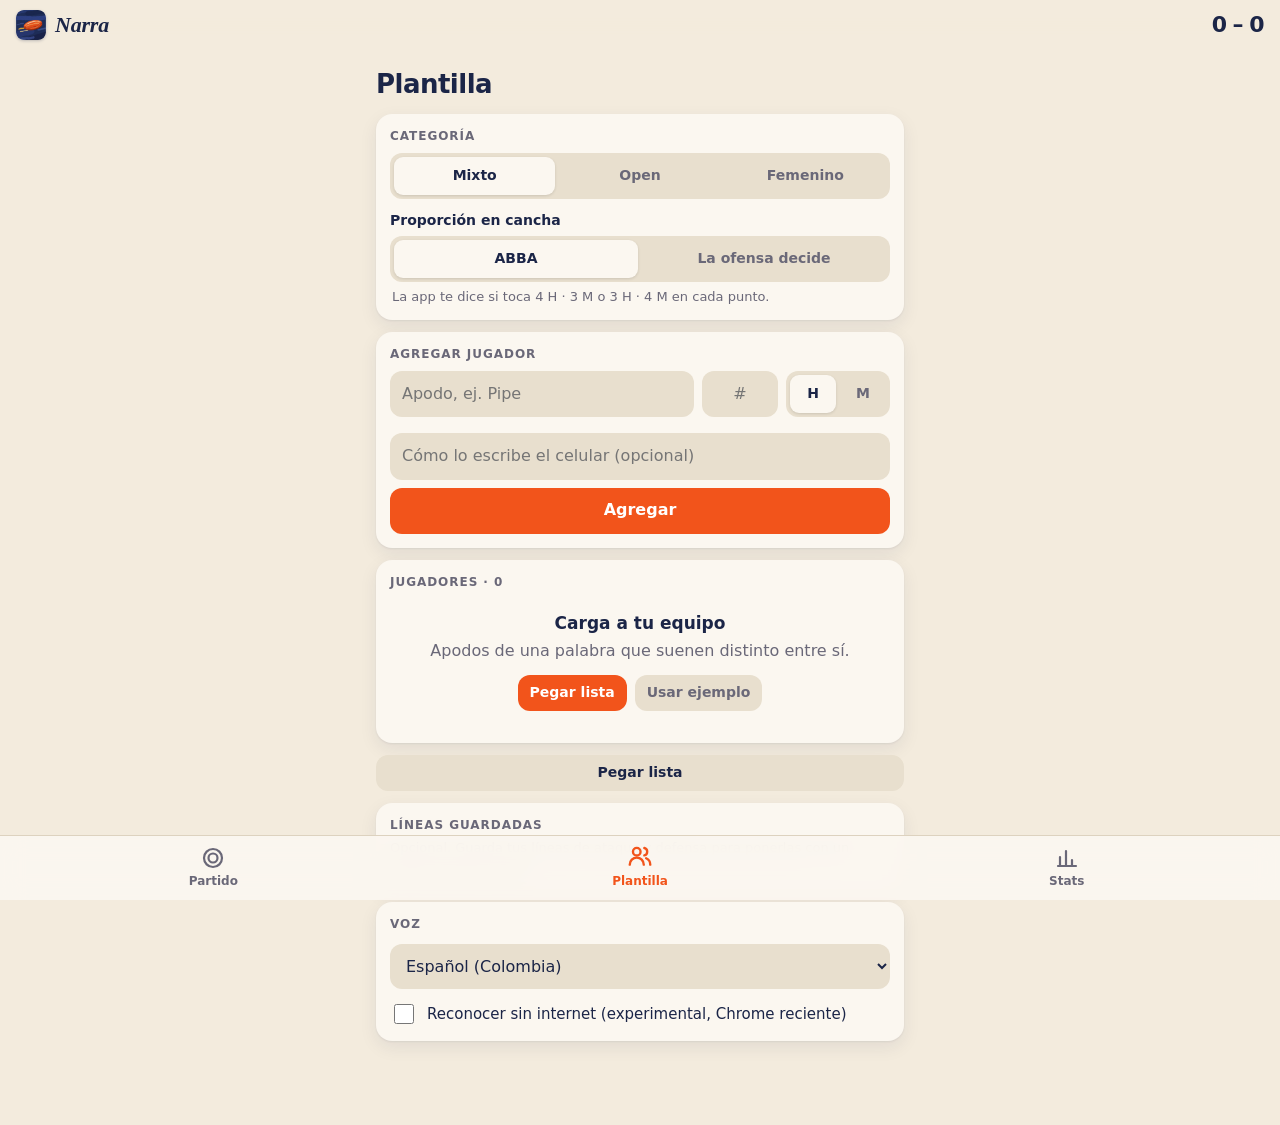
<file: app/index.html>
<!doctype html>
<html lang="es">
<head>
  <meta charset="utf-8">
  <meta name="viewport" content="width=device-width, initial-scale=1, viewport-fit=cover">
  <meta name="theme-color" content="#F3EBDD" media="(prefers-color-scheme: light)">
  <meta name="theme-color" content="#111628" media="(prefers-color-scheme: dark)">
  <title>Narra</title>
  <link rel="manifest" href="manifest.webmanifest">
  <link rel="icon" href="narra-64.png">
  <link rel="apple-touch-icon" href="narra-180.png">
  <meta name="apple-mobile-web-app-title" content="Narra">
  <link rel="stylesheet" href="styles.css">
</head>
<body>
  <header class="top" id="top">
    <div class="brand"><img class="logo" src="narra-192.png" alt="" aria-hidden="true">Narra</div>
    <div class="score num-font" id="score" aria-live="polite"></div>
  </header>

  <main>
    <section id="view-game" class="view"></section>
    <section id="view-roster" class="view" hidden></section>
    <section id="view-stats" class="view" hidden></section>
  </main>

  <nav class="tabs" id="tabs">
    <button data-view="game" class="active"><span data-icon="disc"></span>Partido</button>
    <button data-view="roster"><span data-icon="users"></span>Plantilla</button>
    <button data-view="stats"><span data-icon="chart"></span>Stats</button>
  </nav>

  <div class="sheet-backdrop" id="sheet-backdrop" hidden></div>
  <div class="sheet" id="sheet" role="dialog" aria-modal="true" hidden></div>
  <div class="toast" id="toast" role="status" hidden></div>

  <script src="core.js"></script>
  <script src="app.js"></script>
</body>
</html>
</file>
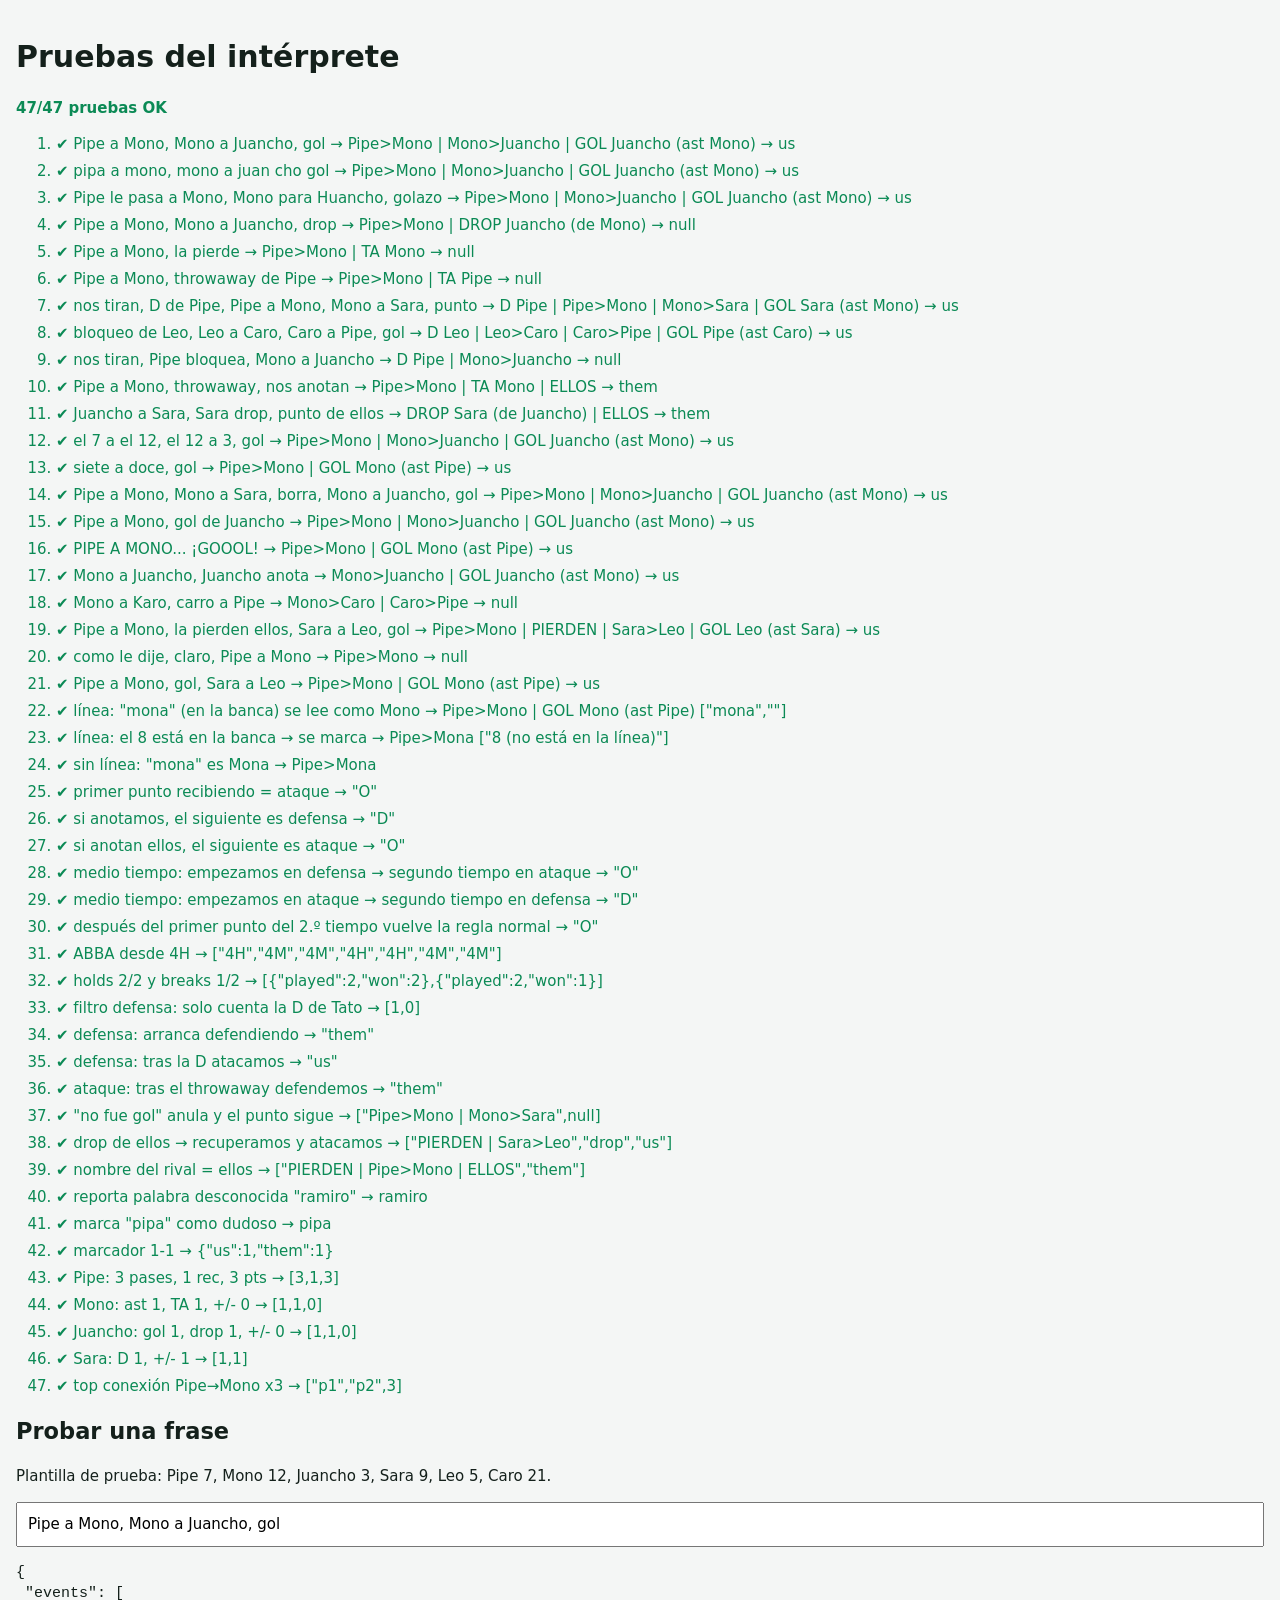
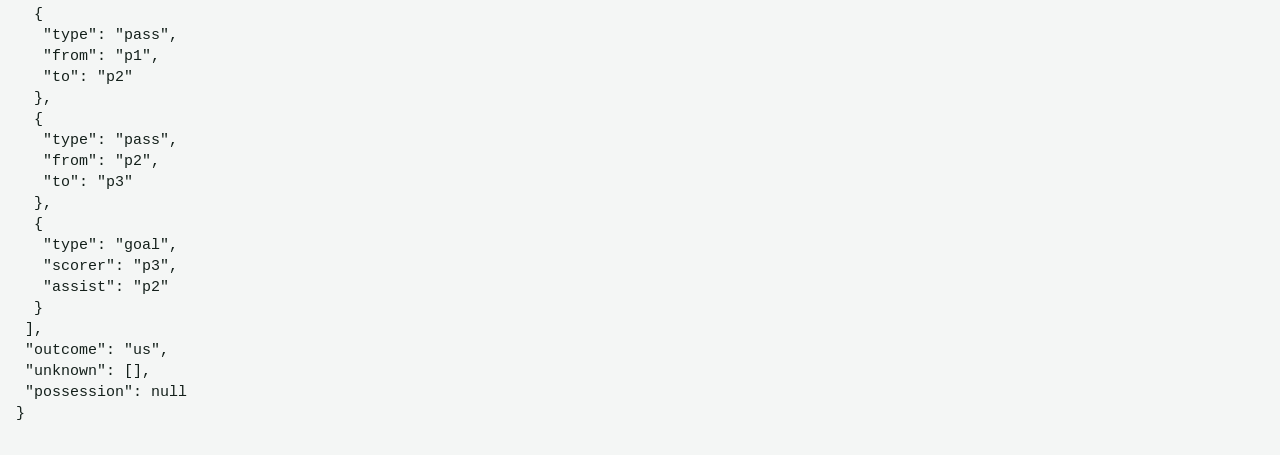
<file: tests.html>
<!doctype html>
<html lang="es">
<head>
  <meta charset="utf-8">
  <meta name="viewport" content="width=device-width, initial-scale=1">
  <title>UltiVoz pruebas</title>
  <style>
    body { font: 15px/1.4 system-ui, sans-serif; margin: 0; padding: 16px; background: #f4f6f5; color: #14201b; }
    li { margin-bottom: 6px; } .ok { color: #0b8a55; } .fail { color: #c0392b; } code { font-size: 13px; }
    #try { width: 100%; padding: 10px; font: inherit; box-sizing: border-box; }
  </style>
</head>
<body>
  <h1>Pruebas del intérprete</h1>
  <p id="summary"></p>
  <ol id="list"></ol>
  <h2>Probar una frase</h2>
  <p>Plantilla de prueba: Pipe 7, Mono 12, Juancho 3, Sara 9, Leo 5, Caro 21.</p>
  <input id="try" value="Pipe a Mono, Mono a Juancho, gol">
  <pre id="out"></pre>
  <script src="core.js"></script>
  <script src="tests.js"></script>
  <script>
    var r = runParserTests(UltiCore), fails = r.filter(function (t) { return !t.ok; }).length;
    document.getElementById('summary').innerHTML = '<b class="' + (fails ? 'fail' : 'ok') + '">' + (r.length - fails) + '/' + r.length + ' pruebas OK</b>';
    r.forEach(function (t) {
      var li = document.createElement('li');
      li.className = t.ok ? 'ok' : 'fail';
      li.textContent = (t.ok ? '✔ ' : '✖ ') + t.name + ' → ' + t.got + (t.ok ? '' : '  (esperado: ' + t.expected + ')');
      document.getElementById('list').appendChild(li);
    });
    var R = [{id:'p1',name:'Pipe',number:7},{id:'p2',name:'Mono',number:12},{id:'p3',name:'Juancho',number:3},{id:'p4',name:'Sara',number:9},{id:'p5',name:'Leo',number:5},{id:'p6',name:'Caro',number:21}];
    function go() { document.getElementById('out').textContent = JSON.stringify(UltiCore.interpret(document.getElementById('try').value, R), null, 1); }
    document.getElementById('try').addEventListener('input', go); go();
  </script>
</body>
</html>
</file>
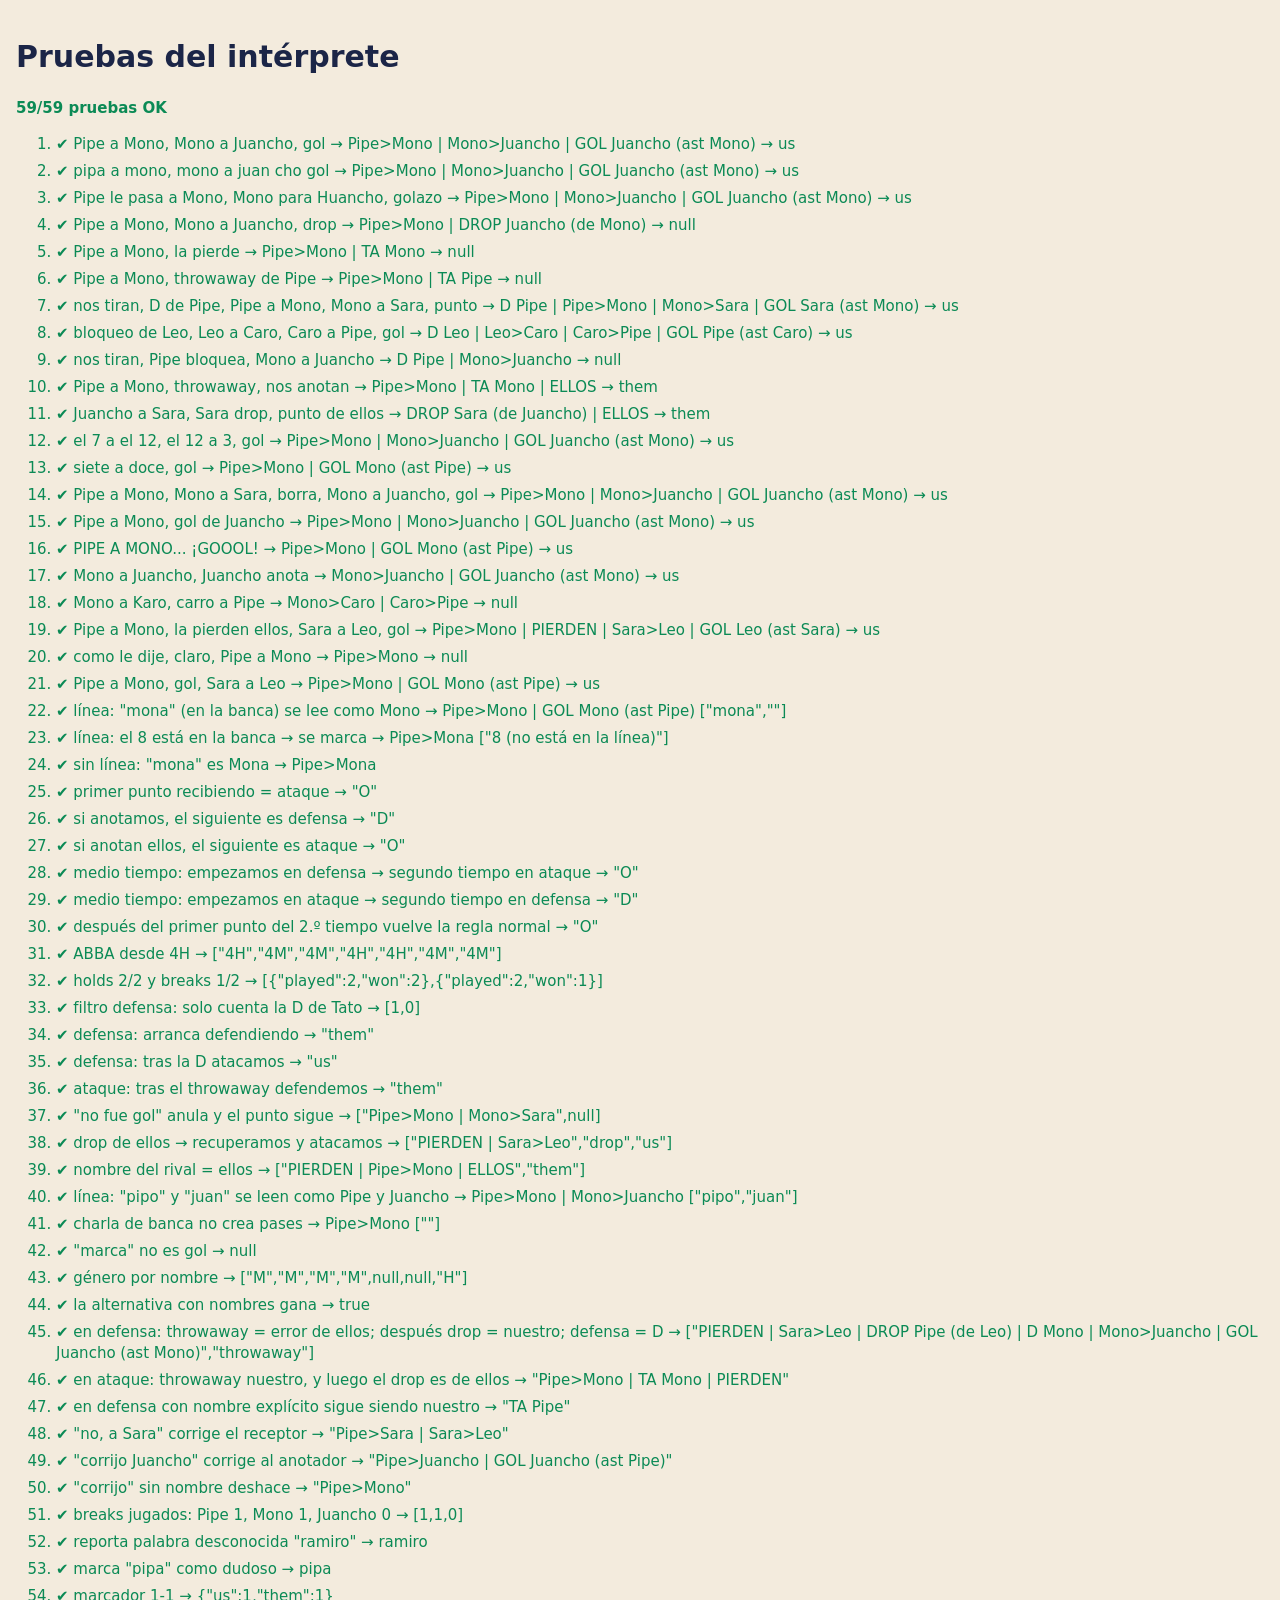
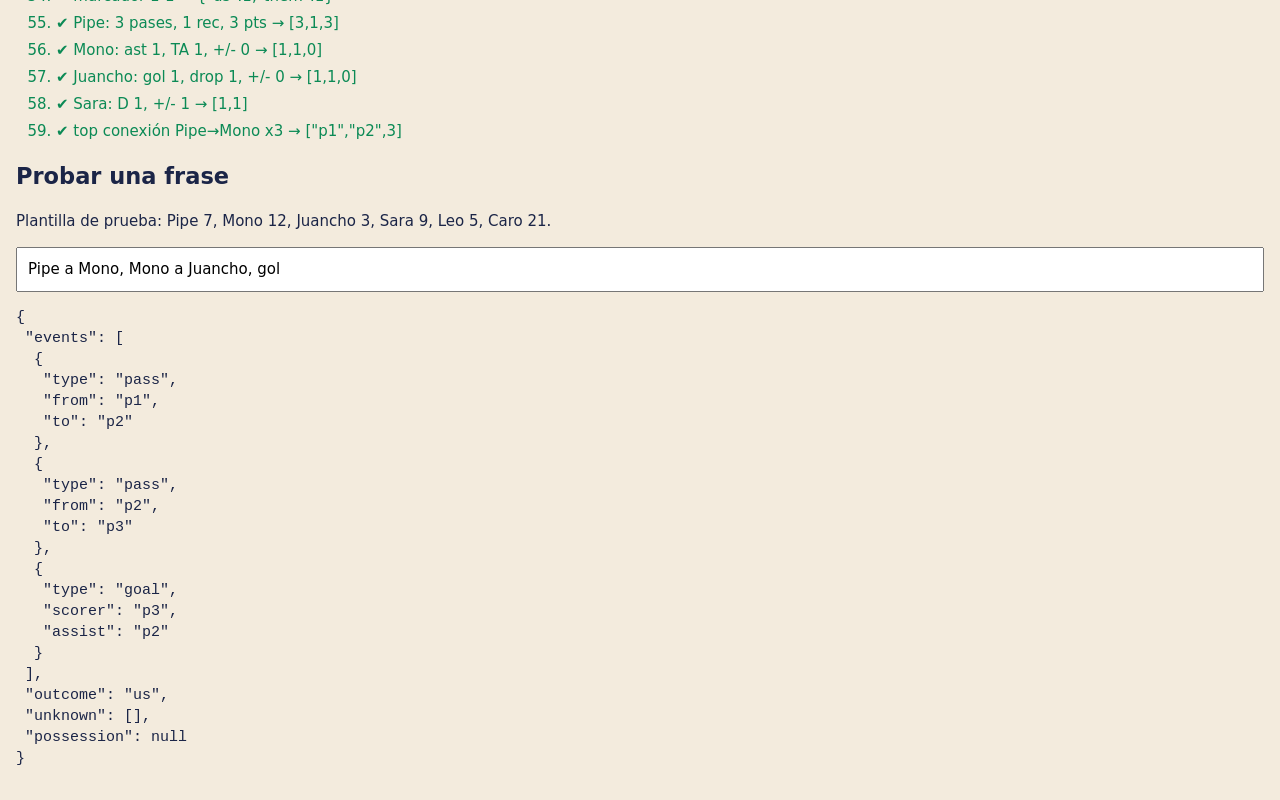
<file: pruebas/tests.html>
<!doctype html>
<html lang="es">
<head>
  <meta charset="utf-8">
  <meta name="viewport" content="width=device-width, initial-scale=1">
  <title>Narra · pruebas</title>
  <style>
    body { font: 15px/1.4 system-ui, sans-serif; margin: 0; padding: 16px; background: #F3EBDD; color: #1B2547; }
    li { margin-bottom: 6px; } .ok { color: #0b8a55; } .fail { color: #c0392b; } code { font-size: 13px; }
    #try { width: 100%; padding: 10px; font: inherit; box-sizing: border-box; }
  </style>
</head>
<body>
  <h1>Pruebas del intérprete</h1>
  <p id="summary"></p>
  <ol id="list"></ol>
  <h2>Probar una frase</h2>
  <p>Plantilla de prueba: Pipe 7, Mono 12, Juancho 3, Sara 9, Leo 5, Caro 21.</p>
  <input id="try" value="Pipe a Mono, Mono a Juancho, gol">
  <pre id="out"></pre>
  <script src="../app/core.js"></script>
  <script src="tests.js"></script>
  <script>
    var r = runParserTests(UltiCore), fails = r.filter(function (t) { return !t.ok; }).length;
    document.getElementById('summary').innerHTML = '<b class="' + (fails ? 'fail' : 'ok') + '">' + (r.length - fails) + '/' + r.length + ' pruebas OK</b>';
    r.forEach(function (t) {
      var li = document.createElement('li');
      li.className = t.ok ? 'ok' : 'fail';
      li.textContent = (t.ok ? '✔ ' : '✖ ') + t.name + ' → ' + t.got + (t.ok ? '' : '  (esperado: ' + t.expected + ')');
      document.getElementById('list').appendChild(li);
    });
    var R = [{id:'p1',name:'Pipe',number:7},{id:'p2',name:'Mono',number:12},{id:'p3',name:'Juancho',number:3},{id:'p4',name:'Sara',number:9},{id:'p5',name:'Leo',number:5},{id:'p6',name:'Caro',number:21}];
    function go() { document.getElementById('out').textContent = JSON.stringify(UltiCore.interpret(document.getElementById('try').value, R), null, 1); }
    document.getElementById('try').addEventListener('input', go); go();
  </script>
</body>
</html>
</file>
<file: app/styles.css>
/* Narra — paleta "Óleo": lienzo, azul ultramar y naranja de disco (sale del logo). */
:root {
  --bg: #F3EBDD;           /* lienzo */
  --card: #FBF7F0;
  --sunk: #E8DFCE;
  --ink: #1B2547;          /* azul noche: textos */
  --muted: #6A6878;
  --line: #DDD2BF;
  --accent: #F2541B;       /* naranja disco: grabar, ataque */
  --accent-press: #D9440F;
  --on-accent: #FFFFFF;
  --accent-soft: #FADBC9;
  --accent-ink: #A33A10;
  --solid: #22305F;        /* ultramar: defensa, punto nuestro, confirmar */
  --on-solid: #F7F1E6;
  --unc: #F2D38A;          /* ocre: dudoso */
  --unc-ink: #4A3300;
  --warn: #A9600A;
  --shadow: 0 1px 2px rgba(27,37,71,.07), 0 6px 18px rgba(27,37,71,.08);
  --radius: 16px;
  --r-sm: 12px;
  --ease: cubic-bezier(.2,.8,.2,1);
  --spring: cubic-bezier(.34,1.56,.64,1);
  --fast: 160ms;
  --base: 240ms;
  --tabs-h: 64px;
  color-scheme: light;
}
@media (prefers-color-scheme: dark) {
  :root:not([data-theme="light"]) {
    --bg: #111628; --card: #1A2138; --sunk: #151B2F; --ink: #F3EBDD; --muted: #A5A8BC; --line: #2A3352;
    --accent: #FF6A33; --accent-press: #F2541B; --accent-soft: #3B2016; --accent-ink: #FFB08F;
    --solid: #5568C2; --on-solid: #FFFFFF; --unc: #4A3B12; --unc-ink: #F2D38A; --warn: #F2B05E;
    --shadow: 0 1px 2px rgba(0,0,0,.4), 0 6px 18px rgba(0,0,0,.35);
    color-scheme: dark;
  }
}
:root[data-theme="dark"] {
  --bg: #111628; --card: #1A2138; --sunk: #151B2F; --ink: #F3EBDD; --muted: #A5A8BC; --line: #2A3352;
  --accent: #FF6A33; --accent-press: #F2541B; --accent-soft: #3B2016; --accent-ink: #FFB08F;
  --solid: #5568C2; --on-solid: #FFFFFF; --unc: #4A3B12; --unc-ink: #F2D38A; --warn: #F2B05E;
  --shadow: 0 1px 2px rgba(0,0,0,.4), 0 6px 18px rgba(0,0,0,.35);
  color-scheme: dark;
}

* { box-sizing: border-box; -webkit-tap-highlight-color: transparent; }
html, body { margin: 0; }
body {
  background: var(--bg); color: var(--ink);
  font: 16px/1.4 ui-rounded, "SF Pro Rounded", system-ui, -apple-system, "Segoe UI", Roboto, sans-serif;
  padding-bottom: calc(var(--tabs-h) + env(safe-area-inset-bottom) + 12px);
  overflow-x: hidden;
}
body.focus { padding-bottom: 24px; }
button, input, select, textarea { font: inherit; color: inherit; }
button { cursor: pointer; }
[hidden] { display: none !important; }
.num-font { font-variant-numeric: tabular-nums; letter-spacing: -.02em; }

/* ---------- Encabezado ---------- */
.top {
  position: sticky; top: 0; z-index: 10;
  display: flex; justify-content: space-between; align-items: center; gap: 12px;
  padding: 10px 16px; padding-top: calc(10px + env(safe-area-inset-top));
  background: color-mix(in srgb, var(--bg) 88%, transparent);
  backdrop-filter: saturate(1.4) blur(12px); -webkit-backdrop-filter: saturate(1.4) blur(12px);
  border-bottom: 1px solid transparent; transition: border-color var(--base) var(--ease);
}
.top.scrolled { border-bottom-color: var(--line); }
.brand { font-weight: 700; font-size: 22px; letter-spacing: -.01em; display: flex; align-items: center; gap: 9px;
  font-family: "Iowan Old Style", "Palatino Linotype", Palatino, Georgia, serif; font-style: italic; }
.brand .logo { width: 30px; height: 30px; border-radius: 8px; display: block; box-shadow: 0 1px 3px rgba(27,37,71,.25); }
.score { display: flex; align-items: baseline; gap: 6px; font-weight: 800; font-size: 22px; }
.score small { font-size: 12px; font-weight: 600; color: var(--muted); max-width: 90px; overflow: hidden; text-overflow: ellipsis; white-space: nowrap; }
.digit { display: inline-block; min-width: .62em; text-align: center; }
.digit.roll { animation: roll var(--base) var(--spring); }
@keyframes roll { from { transform: translateY(60%); opacity: 0; } to { transform: none; opacity: 1; } }
.score.bump { animation: bump 420ms var(--spring); }
@keyframes bump { 30% { transform: scale(1.18); } }

main { max-width: 560px; margin: 0 auto; padding: 8px 16px; }
.view > * + *, .stack > * + * { margin-top: 12px; }
.enter { animation: enter var(--base) var(--ease) both; }
@keyframes enter { from { opacity: 0; transform: translateY(10px); } to { opacity: 1; transform: none; } }

/* ---------- Bloques ---------- */
.card { background: var(--card); border-radius: var(--radius); padding: 14px; box-shadow: var(--shadow); }
.label { font-size: 12px; text-transform: uppercase; letter-spacing: .08em; color: var(--muted); margin: 0 0 8px; font-weight: 700; }
.muted { color: var(--muted); }
.small { font-size: 13px; }
.center { text-align: center; }
.row { display: flex; align-items: center; gap: 8px; }
.row.wrap { flex-wrap: wrap; }
.spacer { flex: 1; }
h2.title { font-size: 26px; font-weight: 800; letter-spacing: -.02em; margin: 6px 0 0; }

/* ---------- Botones ---------- */
.btn {
  border: 0; background: var(--sunk); border-radius: var(--r-sm);
  padding: 10px 14px; min-height: 46px; font-weight: 700; white-space: nowrap;
  transition: transform var(--fast) var(--ease), background-color var(--fast) var(--ease), opacity var(--fast);
}
.btn:active { transform: scale(.96); }
.btn.small { min-height: 36px; padding: 6px 12px; font-size: 14px; }
.btn.block { width: 100%; }
.btn.big { min-height: 58px; font-size: 18px; border-radius: var(--radius); }
.btn.accent { background: var(--accent); color: var(--on-accent); }
.btn.accent:active { background: var(--accent-press); }
.btn.solid { background: var(--solid); color: var(--on-solid); }
.btn.ghost { background: transparent; }
.btn.link { background: none; min-height: 0; padding: 4px 0; color: var(--accent-ink); font-weight: 700; }
.btn.danger-text { color: #C2361B; }
.icon-btn { width: 44px; height: 44px; border-radius: 50%; border: 0; background: transparent; display: grid; place-items: center; color: var(--muted); transition: transform var(--fast) var(--ease), background-color var(--fast); }
.icon-btn:active { transform: scale(.9); background: var(--sunk); }
.icon-btn svg, .btn svg { width: 20px; height: 20px; }

/* Control segmentado */
.seg { display: grid; grid-auto-flow: column; grid-auto-columns: 1fr; background: var(--sunk); border-radius: var(--r-sm); padding: 4px; gap: 4px; position: relative; }
.seg button { border: 0; background: transparent; border-radius: 9px; padding: 9px 6px; font-weight: 700; font-size: 14px; color: var(--muted); transition: background-color var(--base) var(--ease), color var(--base) var(--ease), box-shadow var(--base); }
.seg button.on { background: var(--card); color: var(--ink); box-shadow: 0 1px 3px rgba(0,0,0,.12); }

/* ---------- Insignias ---------- */
.badge { display: inline-flex; align-items: center; gap: 6px; border-radius: 999px; padding: 5px 11px 5px 9px; font-size: 13px; font-weight: 800; letter-spacing: .04em; text-transform: uppercase; border: 0; transition: transform var(--fast) var(--ease); }
.badge svg { width: 15px; height: 15px; }
.badge:active { transform: scale(.94); }
.badge.O { background: var(--accent); color: var(--on-accent); }
.badge.D { background: var(--solid); color: var(--on-solid); }
.badge.ratio { background: var(--sunk); color: var(--ink); text-transform: none; letter-spacing: 0; }
.badge.ratio.bad { background: var(--unc); color: var(--unc-ink); }
.badge.mini { padding: 2px 7px; font-size: 11px; }
.g-tag { display: inline-grid; place-items: center; width: 20px; height: 20px; border-radius: 6px; font-size: 11px; font-weight: 800; background: var(--sunk); color: var(--muted); flex: none; }
.g-tag.M { background: var(--accent-soft); color: var(--accent-ink); }

/* ---------- Banner ---------- */
.banner { border-radius: var(--r-sm); padding: 12px 14px; font-weight: 700; display: flex; align-items: center; gap: 10px; }
.banner svg { width: 20px; height: 20px; flex: none; }
.banner.warn { background: var(--unc); color: var(--unc-ink); font-weight: 600; }
.banner.us { background: var(--solid); color: var(--on-solid); }
.banner.them { background: transparent; color: var(--ink); box-shadow: inset 0 0 0 2px var(--line); }
.banner.none { background: var(--unc); color: var(--unc-ink); }
.banner.pop { animation: pop var(--base) var(--spring); }
@keyframes pop { from { transform: scale(.96); opacity: .4; } }

/* ---------- Preparar punto: línea ---------- */
.point-head { display: flex; align-items: center; gap: 8px; flex-wrap: wrap; }
.presets { display: flex; gap: 8px; overflow-x: auto; padding: 2px 16px 6px; margin-left: -16px; margin-right: -16px; scrollbar-width: none; }
.presets::-webkit-scrollbar { display: none; }
.preset { flex: none; border: 0; border-radius: 999px; padding: 9px 14px; background: var(--card); box-shadow: var(--shadow); font-weight: 700; font-size: 14px; display: flex; align-items: center; gap: 6px; transition: transform var(--fast) var(--ease), background-color var(--base); }
.preset:active { transform: scale(.95); }
.preset.on { background: var(--solid); color: var(--on-solid); }
.preset .dot { width: 7px; height: 7px; border-radius: 50%; background: var(--accent); }
.line-head { display: flex; align-items: center; gap: 8px; margin-bottom: 10px; }
.count { font-weight: 800; font-size: 15px; }
.count.ok { color: var(--ink); }
.count.off { color: var(--warn); }
.slots { display: grid; grid-template-columns: repeat(4, minmax(0, 1fr)); gap: 8px; }
.slot {
  border: 0; border-radius: var(--r-sm); min-height: 64px; padding: 8px 4px; background: var(--sunk);
  display: flex; flex-direction: column; align-items: center; justify-content: center; gap: 2px;
  font-weight: 800; font-size: 14px; transition: transform var(--fast) var(--ease), background-color var(--base);
  overflow: hidden;
}
.slot span.n { font-size: 11px; font-weight: 700; color: var(--muted); }
.slot.filled { background: var(--card); box-shadow: inset 0 0 0 2px var(--ink); }
.slot.filled.M { box-shadow: inset 0 0 0 2px var(--accent); }
.slot.empty { box-shadow: inset 0 0 0 2px var(--line); color: var(--muted); font-weight: 600; background: transparent; }
.slot:active { transform: scale(.94); }
.slot.in { animation: slot-in var(--base) var(--spring); }
@keyframes slot-in { from { transform: scale(.7); opacity: 0; } }
.slot .nm { max-width: 100%; overflow: hidden; text-overflow: ellipsis; white-space: nowrap; padding: 0 2px; }
.bench { display: flex; flex-wrap: wrap; gap: 6px; }
.chip { border: 0; border-radius: 999px; padding: 8px 12px 8px 8px; background: var(--sunk); font-weight: 700; font-size: 14px; display: inline-flex; align-items: center; gap: 6px; transition: transform var(--fast) var(--ease), background-color var(--base); }
.chip:active { transform: scale(.94); }
.chip.on { background: var(--solid); color: var(--on-solid); }
.chip.on .g-tag { background: rgba(255,255,255,.18); color: inherit; }

/* ---------- Botón de grabar ---------- */
.rec-wrap { display: grid; place-items: center; padding: 6px 0; }
body.focus .rec-wrap { padding: 14px 0 2px; }
body.focus .rec-status { margin-top: 10px; }
body.focus .view > * + * { margin-top: 10px; }
.rec-btn {
  position: relative; width: 100%; height: 92px; border: 0; border-radius: 24px;
  background: var(--accent); color: var(--on-accent); font-size: 22px; font-weight: 800; letter-spacing: -.01em;
  display: flex; align-items: center; justify-content: center; gap: 10px;
  box-shadow: 0 8px 22px color-mix(in srgb, var(--accent) 35%, transparent);
  transition: width 360ms var(--ease), height 360ms var(--ease), border-radius 360ms var(--ease), transform var(--fast) var(--ease), background-color var(--base);
}
.rec-btn svg { width: 26px; height: 26px; }
.rec-btn:active { transform: scale(.96); }
.rec-btn.recording { width: 116px; height: 116px; border-radius: 50%; flex-direction: column; gap: 4px; font-size: 16px; }
.rec-btn.recording::before, .rec-btn.recording::after {
  content: ""; position: absolute; inset: 0; border-radius: 50%; border: 3px solid var(--accent);
  animation: ring 1.8s var(--ease) infinite; pointer-events: none;
}
.rec-btn.recording::after { animation-delay: .9s; }
.rec-btn.mute::before, .rec-btn.mute::after { display: none; }
.rec-btn.hearing::before, .rec-btn.hearing::after { animation-duration: .9s; }
.rec-btn.blip { animation: blip 260ms var(--spring); }
@keyframes ring { from { transform: scale(1); opacity: .7; } to { transform: scale(1.45); opacity: 0; } }
@keyframes blip { 40% { transform: scale(1.06); } }
.rec-status { min-height: 1.4em; font-size: 14px; color: var(--muted); text-align: center; margin-top: 8px; transition: opacity var(--base); }
.timer { font-variant-numeric: tabular-nums; font-weight: 700; }

/* ---------- En vivo ---------- */
.live-events { list-style: none; margin: 0; padding: 0; display: flex; flex-direction: column; justify-content: flex-end; gap: 6px; height: 98px; overflow: hidden; }
.live-events li { flex: none; height: 46px; white-space: nowrap; overflow: hidden; text-overflow: ellipsis; display: flex; align-items: center; gap: 10px; font-size: 19px; font-weight: 700; padding: 8px 10px; border-radius: var(--r-sm); background: var(--sunk); }
.live-events li.unc { background: var(--unc); color: var(--unc-ink); }
.live-events li.goal { background: var(--solid); color: var(--on-solid); }
.live-events li.new { animation: slide-up var(--base) var(--spring); }
.live-events li.hint { background: transparent; color: var(--muted); font-weight: 500; font-size: 15px; padding-left: 0; }
@keyframes slide-up { from { transform: translateY(14px); opacity: 0; } }
.ev-ico { width: 22px; display: inline-grid; place-items: center; flex: none; color: inherit; opacity: .8; }
.ev-ico svg { width: 18px; height: 18px; }
.transcript-mini { font-size: 14px; color: var(--muted); margin-top: 10px; }
.transcript-mini[open] #live-text { max-height: 4.2em; overflow-y: auto; }
.transcript-mini summary { cursor: pointer; font-weight: 600; }
.transcript-mini .interim { opacity: .55; }

.pad-players { display: grid; grid-template-columns: repeat(3, minmax(0, 1fr)); gap: 8px; margin-bottom: 8px; }
.pad-players .btn { min-height: 52px; font-size: 17px; background: var(--sunk); overflow: hidden; text-overflow: ellipsis; white-space: nowrap; padding: 6px; }
.pad-players .btn.tap { animation: blip 220ms var(--spring); }
.pad-actions { display: grid; grid-template-columns: repeat(3, minmax(0, 1fr)); gap: 8px; }
.pad-actions .btn { font-size: 14px; padding: 8px 4px; }

/* ---------- Revisión ---------- */
.events { list-style: none; margin-left: 0; margin-right: 0; margin-bottom: 0; padding: 0; display: flex; flex-direction: column; gap: 8px; }
.ev {
  display: flex; align-items: center; gap: 6px; flex-wrap: wrap;
  background: var(--card); border-radius: var(--r-sm); padding: 8px 6px 8px 10px; box-shadow: var(--shadow);
  font-size: 16px; transition: transform var(--base) var(--ease), opacity var(--base) var(--ease), max-height var(--base) var(--ease), margin var(--base), padding var(--base);
  max-height: 140px; touch-action: pan-y;
}
.ev.stagger { animation: enter var(--base) var(--ease) both; animation-delay: calc(var(--i) * 35ms); }
.ev.unc { background: var(--unc); color: var(--unc-ink); }
.ev.unc.flash { animation: flash 900ms var(--ease) 1 both; animation-delay: calc(var(--i) * 35ms + 200ms); }
@keyframes flash { 0%,100% { box-shadow: var(--shadow); } 40% { box-shadow: 0 0 0 4px color-mix(in srgb, var(--unc) 80%, var(--warn)); } }
.ev.goal { background: var(--solid); color: var(--on-solid); }
.ev.leaving { opacity: 0; transform: translateX(-30px); max-height: 0; padding-top: 0; padding-bottom: 0; margin-top: -8px; }
.ev .word { color: inherit; opacity: .7; font-size: 14px; }
.pick {
  border: 0; border-radius: 10px; padding: 7px 10px; font-weight: 800; font-size: 16px;
  background: color-mix(in srgb, currentColor 9%, transparent); color: inherit;
  transition: transform var(--fast) var(--ease), background-color var(--fast);
}
.pick:active { transform: scale(.93); }
.pick.empty { box-shadow: inset 0 0 0 2px currentColor; background: transparent; opacity: .7; }
.pick.type { font-weight: 700; font-size: 14px; padding: 7px 8px; display: inline-flex; align-items: center; gap: 4px; }
.ev .del { margin-left: auto; }
.ev .heard { flex-basis: 100%; font-size: 12px; font-weight: 600; padding-left: 2px; }
.add-row { display: flex; gap: 6px; overflow-x: auto; padding: 2px 16px 4px; margin-left: -16px; margin-right: -16px; scrollbar-width: none; }
.add-row::-webkit-scrollbar { display: none; }
.add-row .btn { flex: none; }
.unknown-item { display: flex; gap: 8px; align-items: center; flex-wrap: wrap; margin-top: 8px; }
.bottom-bar {
  position: sticky; bottom: calc(var(--tabs-h) + env(safe-area-inset-bottom) + 8px); z-index: 4;
  display: grid; grid-template-columns: auto 1fr; gap: 8px; margin-top: 16px;
  padding: 8px; border-radius: calc(var(--radius) + 4px); background: color-mix(in srgb, var(--bg) 85%, transparent);
  backdrop-filter: blur(10px); -webkit-backdrop-filter: blur(10px);
}

textarea, input[type=text], input:not([type]), input[inputmode], select {
  width: 100%; border: 0; border-radius: var(--r-sm); padding: 12px; background: var(--sunk);
  transition: box-shadow var(--fast) var(--ease);
}
textarea:focus, input:focus, select:focus { outline: 0; box-shadow: 0 0 0 2px var(--accent); }
textarea { margin: 8px 0; resize: vertical; }

/* ---------- Plantilla ---------- */
.form-row { display: flex; gap: 8px; margin-bottom: 8px; }
.form-row .num { width: 76px; flex: none; text-align: center; }
.form-row .seg { flex: none; width: 104px; }
#player-form > * + * { margin-top: 8px; }
.list { list-style: none; padding: 0; margin: 0; }
.list li { display: flex; align-items: center; gap: 8px; padding: 8px 0; border-bottom: 1px solid var(--line); }
.list li:last-child { border-bottom: 0; }
.list li.removing { animation: out var(--base) var(--ease) forwards; }
@keyframes out { to { opacity: 0; transform: translateX(-20px); } }
.list .jersey { font-weight: 800; width: 34px; text-align: center; color: var(--accent-ink); font-variant-numeric: tabular-nums; flex: none; }
.list .name { flex: 1; min-width: 0; font-weight: 700; }
.list .name small { display: block; font-weight: 500; color: var(--muted); overflow: hidden; text-overflow: ellipsis; white-space: nowrap; }
.empty-state { text-align: center; padding: 18px 8px; color: var(--muted); }
.empty-state b { display: block; color: var(--ink); font-size: 17px; margin-bottom: 4px; }
.check { display: flex; gap: 10px; align-items: center; font-size: 15px; }
.check input { width: 20px; height: 20px; accent-color: var(--accent); }
.field-label { font-size: 14px; font-weight: 700; margin: 12px 0 6px; }

/* ---------- Hoja inferior ---------- */
.sheet-backdrop { position: fixed; inset: 0; z-index: 30; background: rgba(10,10,12,.38); opacity: 0; transition: opacity var(--base) var(--ease); }
.sheet-backdrop.open { opacity: 1; }
.sheet {
  position: fixed; left: 0; right: 0; bottom: 0; z-index: 31; max-width: 560px; margin: 0 auto;
  background: var(--card); border-radius: 22px 22px 0 0; padding: 10px 16px calc(18px + env(safe-area-inset-bottom));
  transform: translateY(100%); transition: transform 300ms var(--ease); max-height: 82vh; overflow-y: auto;
}
.sheet.open { transform: none; }
.sheet .grab { width: 40px; height: 5px; border-radius: 3px; background: var(--line); margin: 0 auto 12px; }
.sheet h3 { margin: 0 0 12px; font-size: 18px; font-weight: 800; }
.sheet-grid { display: grid; grid-template-columns: repeat(3, minmax(0, 1fr)); gap: 8px; }
.sheet-grid .btn { min-height: 56px; font-size: 16px; overflow: hidden; text-overflow: ellipsis; white-space: nowrap; display: flex; align-items: center; justify-content: center; gap: 6px; }
.sheet-grid .btn.current { background: var(--solid); color: var(--on-solid); }
.sheet-sub { margin: 14px 0 8px; }
.voice-test { text-align: center; padding: 10px 0 4px; }
.voice-test .say { font-size: 40px; font-weight: 800; letter-spacing: -.02em; margin: 6px 0; }
.voice-test .heard { min-height: 1.5em; font-size: 17px; margin: 8px 0 14px; }
.voice-test .heard.ok { color: var(--ink); }

/* ---------- Estadísticas ---------- */
.score-card { display: grid; grid-template-columns: 1fr auto 1fr; align-items: center; text-align: center; }
.score-card .n { font-size: 54px; font-weight: 800; line-height: 1; font-variant-numeric: tabular-nums; letter-spacing: -.03em; }
.score-card .dash { font-size: 28px; color: var(--muted); }
.metrics { display: grid; grid-template-columns: 1fr 1fr; gap: 10px; }
.metric { background: var(--card); border-radius: var(--radius); padding: 12px 14px; box-shadow: var(--shadow); }
.metric .v { font-size: 26px; font-weight: 800; font-variant-numeric: tabular-nums; }
.metric .v small { font-size: 14px; color: var(--muted); font-weight: 700; }
.bar { height: 6px; border-radius: 3px; background: var(--sunk); margin-top: 8px; overflow: hidden; }
.bar i { display: block; height: 100%; background: var(--accent); border-radius: 3px; transform-origin: left; animation: grow 600ms var(--ease) both; }
.metric.D .bar i { background: var(--solid); }
@keyframes grow { from { transform: scaleX(0); } }
.table-wrap { overflow-x: auto; margin: 0 -14px; padding: 0 14px; }
table { border-collapse: collapse; width: 100%; font-size: 14px; font-variant-numeric: tabular-nums; }
th, td { padding: 8px 5px; text-align: right; border-bottom: 1px solid var(--line); white-space: nowrap; }
tr:last-child td { border-bottom: 0; }
th:first-child, td:first-child { text-align: left; position: sticky; left: 0; background: var(--card); font-weight: 700; }
th { font-size: 11px; color: var(--muted); text-transform: uppercase; letter-spacing: .05em; }
td.pm { font-weight: 800; }
td.zero { color: var(--muted); opacity: .6; }
.conn { list-style: none; margin: 0; padding: 0; }
.conn li { display: flex; align-items: center; gap: 10px; padding: 6px 0; font-weight: 700; }
.conn .cbar { flex: 1; height: 8px; border-radius: 4px; background: var(--sunk); overflow: hidden; }
.conn .cbar i { display: block; height: 100%; background: var(--accent); border-radius: 4px; transform-origin: left; animation: grow 600ms var(--ease) both; }
.conn .cn { width: 24px; text-align: right; font-variant-numeric: tabular-nums; }
.points { list-style: none; margin: 0; padding: 0; }
.points li { display: flex; align-items: center; gap: 8px; padding: 8px 0; border-bottom: 1px solid var(--line); font-size: 14px; }
.points li:last-child { border-bottom: 0; }
.points .res { width: 26px; height: 26px; border-radius: 8px; display: grid; place-items: center; flex: none; }
.points .res svg { width: 16px; height: 16px; }
.points .res.us { background: var(--solid); color: var(--on-solid); }
.points .res.them { box-shadow: inset 0 0 0 2px var(--line); }
.points .txt { flex: 1; min-width: 0; overflow: hidden; text-overflow: ellipsis; white-space: nowrap; }

/* ---------- Pestañas ---------- */
.tabs {
  position: fixed; bottom: 0; left: 0; right: 0; z-index: 20; display: flex;
  background: color-mix(in srgb, var(--card) 92%, transparent); backdrop-filter: blur(12px); -webkit-backdrop-filter: blur(12px);
  border-top: 1px solid var(--line); padding-bottom: env(safe-area-inset-bottom);
  transition: transform 300ms var(--ease);
}
body.focus .tabs { transform: translateY(110%); }
.tabs button { flex: 1; border: 0; background: transparent; height: var(--tabs-h); font-weight: 700; font-size: 12px; color: var(--muted); display: flex; flex-direction: column; align-items: center; justify-content: center; gap: 3px; transition: color var(--base) var(--ease); }
.tabs button svg { width: 24px; height: 24px; transition: transform var(--base) var(--spring); }
.tabs button.active { color: var(--accent); }
.tabs button.active svg { transform: translateY(-2px) scale(1.08); }

/* ---------- Aviso con deshacer ---------- */
.toast {
  position: fixed; left: 16px; right: 16px; bottom: calc(var(--tabs-h) + env(safe-area-inset-bottom) + 14px); z-index: 40;
  max-width: 528px; margin: 0 auto; display: flex; align-items: center; gap: 12px;
  background: var(--solid); color: var(--on-solid); border-radius: 14px; padding: 12px 12px 12px 16px; font-weight: 600;
  box-shadow: 0 10px 30px rgba(0,0,0,.25);
  transform: translateY(20px); opacity: 0; transition: transform var(--base) var(--spring), opacity var(--base);
}
.toast.show { transform: none; opacity: 1; }
.toast button { margin-left: auto; border: 0; background: transparent; color: var(--accent); font-weight: 800; padding: 6px 8px; }
body.focus .toast { bottom: 24px; }

@media (prefers-reduced-motion: reduce) {
  *, *::before, *::after { animation-duration: 1ms !important; animation-iteration-count: 1 !important; transition-duration: 1ms !important; }
}
.sheet:not(.open), .sheet-backdrop:not(.open) { pointer-events: none; }
.pick svg { width: 16px; height: 16px; }
.sheet-grid.two { grid-template-columns: repeat(2, minmax(0, 1fr)); }
.sheet-grid .btn svg { flex: none; }

/* ---------- Chicos / chicas ---------- */
.g-stack > .g-group + .g-group { margin-top: 10px; }
.g-label { font-size: 11px; font-weight: 800; text-transform: uppercase; letter-spacing: .08em; color: var(--muted); margin: 0 0 6px 2px; }
.g-group.M .g-label { color: var(--accent-ink); }
.pad-groups { display: grid; grid-template-columns: repeat(2, minmax(0, 1fr)); gap: 10px; margin-bottom: 8px; }
.pad-groups .pad-players { margin-bottom: 0; }
.pad-players.two { grid-template-columns: repeat(2, minmax(0, 1fr)); gap: 6px; }
.pad-players.two .btn { font-size: 15px; padding: 6px 4px; }
.g-group.M .pad-players .btn, .g-group.M .sheet-grid .btn:not(.current) { background: var(--accent-soft); color: var(--accent-ink); }
.list li.g-head { border-bottom: 0; padding: 12px 0 2px; }
.list li.g-head:first-child { padding-top: 4px; }

/* ---------- Posesión en vivo ---------- */
.poss { display: inline-flex; align-items: center; gap: 6px; min-height: 30px; padding: 4px 12px 4px 10px; border-radius: 999px; font-weight: 800; font-size: 14px; animation: pop var(--base) var(--spring); }
.poss:empty { visibility: hidden; }
.poss svg { width: 16px; height: 16px; }
.poss.us { background: var(--accent-soft); color: var(--accent-ink); }
.poss.them { background: color-mix(in srgb, var(--solid) 14%, transparent); color: var(--solid); }
body.focus .poss { margin-top: -4px; }

/* ---------- Cierre automático ---------- */
.autoend {
  position: fixed; left: 16px; right: 16px; bottom: calc(16px + env(safe-area-inset-bottom)); z-index: 45;
  max-width: 528px; margin: 0 auto; overflow: hidden;
  background: var(--solid); color: var(--on-solid); border-radius: 20px; padding: 14px 14px 18px;
  box-shadow: 0 14px 40px rgba(0,0,0,.3);
  transform: translateY(30px) scale(.97); opacity: 0; transition: transform 300ms var(--spring), opacity var(--base);
}
.autoend.show { transform: none; opacity: 1; }
.autoend b { font-size: 18px; display: block; overflow: hidden; text-overflow: ellipsis; white-space: nowrap; }
.autoend .btn { background: color-mix(in srgb, var(--on-solid) 14%, transparent); color: var(--on-solid); }
.autoend .btn.accent { background: var(--accent); color: var(--on-accent); }
.ae-ico { width: 40px; height: 40px; border-radius: 12px; display: grid; place-items: center; flex: none; background: var(--accent); color: var(--on-accent); }
.ae-ico.them { background: color-mix(in srgb, var(--on-solid) 14%, transparent); color: var(--on-solid); }
.ae-ico svg { width: 22px; height: 22px; }
.ae-progress { position: absolute; left: 0; bottom: 0; height: 4px; width: 100%; background: var(--accent); transform-origin: left; animation: ae-shrink linear forwards; }
@keyframes ae-shrink { from { transform: scaleX(1); } to { transform: scaleX(0); } }
.points li.g-head { border-bottom: 0; padding: 12px 0 2px; }

/* ---------- Acciones del partido y final ---------- */
.game-actions { display: flex; justify-content: center; gap: 8px; flex-wrap: wrap; }
.game-actions .btn { color: var(--muted); }
.final { text-align: center; padding: 20px 14px; }
.final-score { display: flex; justify-content: center; align-items: center; gap: 18px; font-size: 64px; font-weight: 800; line-height: 1; animation: pop 500ms var(--spring); }
.final-score .dash { color: var(--muted); font-size: 34px; }
.final-result { margin-top: 10px; display: inline-block; padding: 6px 14px; border-radius: 999px; background: var(--accent); color: var(--on-accent); font-weight: 800; letter-spacing: .04em; text-transform: uppercase; font-size: 14px; }

/* Botones de errores del rival (cuando ellos tienen el disco) */
.pad-actions .btn.opp { background: transparent; box-shadow: inset 0 0 0 2px var(--line); color: var(--ink); animation: pop var(--base) var(--spring); }
.pad-actions .btn.opp { line-height: 1.1; }
.pad-actions .btn.opp small { display: block; font-size: 11px; font-weight: 700; color: var(--muted); overflow: hidden; text-overflow: ellipsis; }

/* ---------- Estado de la voz durante el punto ---------- */
.voice-row { display: flex; align-items: center; justify-content: center; gap: 8px; flex-wrap: wrap; min-height: 34px; }
.voice-row .btn { min-height: 32px; padding: 4px 10px; font-size: 13px; color: var(--muted); }
.voice-row .btn svg { width: 16px; height: 16px; }
.voice-pill { display: inline-flex; align-items: center; gap: 6px; font-size: 13px; font-weight: 800; padding: 5px 11px; border-radius: 999px; background: var(--sunk); color: var(--muted); }
.voice-pill:empty { display: none; }
.voice-pill::before { content: ""; width: 8px; height: 8px; border-radius: 50%; background: currentColor; }
.voice-pill.listening { background: var(--accent-soft); color: var(--accent-ink); }
.voice-pill.listening::before { animation: live 1.2s ease-in-out infinite; }
.voice-pill.restarting::before { animation: live .5s ease-in-out infinite; }
.voice-pill.error { background: var(--unc); color: var(--unc-ink); }
@keyframes live { 50% { opacity: .25; } }
.heard-now { text-align: center; font-size: 18px; font-weight: 700; font-style: italic; min-height: 1.5em; margin-top: 6px; padding: 0 8px;
  color: var(--muted); overflow: hidden; text-overflow: ellipsis; white-space: nowrap; transition: opacity 600ms var(--ease), color var(--base); }
.heard-now.final { color: var(--ink); }
.heard-now.fade { opacity: .35; }
.rec-status:empty { display: none; }
body.focus .rec-wrap { padding: 8px 0 0; }

/* H/M tocable en la plantilla; punteado si fue adivinado por el nombre */
.g-tag.g-toggle { border: 0; width: 28px; height: 28px; border-radius: 8px; font-size: 12px; cursor: pointer; transition: transform var(--fast) var(--spring); }
.g-tag.g-toggle:active { transform: scale(.88); }
.g-tag.guessed { box-shadow: inset 0 0 0 2px var(--warn); background: transparent; }

/* Grabación compacta: cabe en una pantalla de celular sin hacer scroll */
body.focus .rec-btn.recording { width: 100px; height: 100px; }
body.focus .view > * + * { margin-top: 8px; }
.live-card { padding: 10px; }
body.focus .heard-now { margin-top: 2px; font-size: 17px; }
body.focus .point-head .title { font-size: 22px; }

/* Tabla por línea */
.line-table td:first-child { white-space: normal; min-width: 120px; }
.line-table td, .line-table th { text-align: right; }
.line-table td:first-child, .line-table th:first-child { text-align: left; }

/* ---------- Stats fáciles de leer ---------- */
.stats-table th.sortable { cursor: pointer; user-select: none; transition: color var(--fast); }
.stats-table th.sorted { color: var(--accent-ink); }
.stats-table td.sorted { background: color-mix(in srgb, var(--accent) 7%, transparent); }
.stats-table td.best { color: var(--accent-ink); font-weight: 800; }
.stats-table td.neg { color: #C2361B; }
.stats-table tr.player-row { cursor: pointer; transition: background-color var(--fast); }
.stats-table tr.player-row:active td { background: var(--sunk); }
.stats-table .pname { border-bottom: 1.5px dotted var(--muted); }
.glossary { display: flex; flex-direction: column; gap: 12px; }
.gl-row { display: flex; gap: 12px; align-items: flex-start; }
.gl-key { flex: none; min-width: 46px; text-align: center; padding: 4px 6px; border-radius: 8px; background: var(--accent-soft); color: var(--accent-ink); font-weight: 800; font-size: 13px; }
.gl-key.bad { background: var(--sunk); color: var(--ink); }
.pc-head { display: flex; align-items: center; gap: 10px; }
.pc-pm { display: flex; gap: 14px; align-items: center; background: var(--sunk); border-radius: var(--radius); padding: 12px; margin-bottom: 12px; }
.pc-pm-n { font-size: 38px; font-weight: 800; color: var(--accent-ink); min-width: 64px; text-align: center; font-variant-numeric: tabular-nums; }
.pc-pm-n.neg { color: #C2361B; }
.pc-chips { display: flex; flex-wrap: wrap; gap: 5px; margin-top: 6px; }
.pc-chip { font-size: 12px; font-weight: 700; padding: 3px 8px; border-radius: 999px; }
.pc-chip.plus { background: var(--accent-soft); color: var(--accent-ink); }
.pc-chip.minus { background: var(--card); color: var(--ink); box-shadow: inset 0 0 0 1.5px var(--line); }
.pc-chip.zero { opacity: .45; }
.pc-lines { margin: 0; padding-left: 18px; line-height: 1.6; }

/* Vista previa de la tarjeta para compartir */
.card-preview { border-radius: var(--radius); overflow: hidden; background: var(--sunk); margin-bottom: 12px; max-height: 52vh; overflow-y: auto; }
.card-preview img { display: block; width: 100%; height: auto; }
.btn[disabled] { opacity: .5; }

/* Vista previa del informe PDF */
.report-preview { display: flex; flex-direction: column; gap: 10px; max-height: 56vh; overflow-y: auto; margin-bottom: 12px; padding: 10px; border-radius: var(--radius); background: var(--sunk); }
.report-preview img { display: block; width: 100%; height: auto; border-radius: 6px; box-shadow: 0 2px 10px rgba(27,37,71,.15); }
</file>
